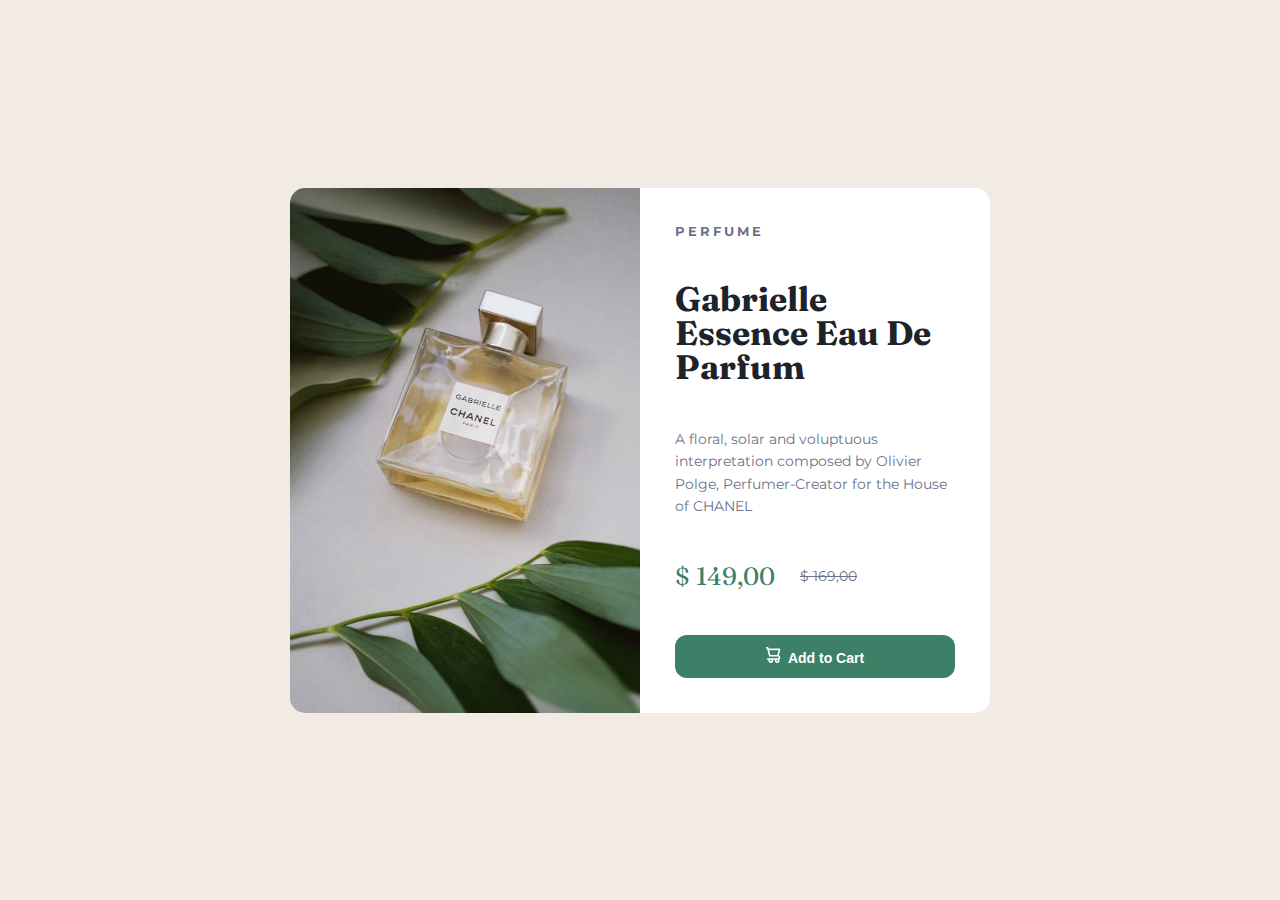
<file: index.html>
<!DOCTYPE html>
<html lang="en">

<head>
  <meta charset="UTF-8">
  <meta name="viewport" content="width=device-width, initial-scale=1.0">
  <!-- displays site properly based on user's device -->
  <link href="https://fonts.googleapis.com/css2?family=Fraunces:opsz,wght@9..144,700&display=swap" rel="stylesheet">
  <link href="https://fonts.googleapis.com/css2?family=Montserrat:ital,wght@0,700;1,500&display=swap" rel="stylesheet">
  <link rel="icon" type="image/png" sizes="32x32" href="./images/favicon-32x32.png">
  <link rel="stylesheet" href="style.css">
  <title>Frontend Mentor | Product preview card component</title>

  <!-- Feel free to remove these styles or customise in your own stylesheet 👍 -->

</head>

<body>


  <div class="container">
    <div class="grid">
      <div class="img">
        <img src="images/image-product-desktop.jpg" alt="">
      </div>
      <div class="card_content">
        <h6 class="">Perfume</h6>
        <h2 class="pro_name">Gabrielle Essence Eau De Parfum</h2>
        <p class="paragrafo">A floral, solar and voluptuous interpretation composed by Olivier Polge,
          Perfumer-Creator for the House of CHANEL</p>
        <div class="preco">
          <p class="preco_atual">$ 149,00</p>
          <p class="preco_anterior">$ 169,00</p>
        </div>
        <button class="botao"><img src="images/icon-cart.svg" alt="icon_cart">Add to Cart</button>
      </div>
    </div>
  </div>





</body>

</html>
</file>
<file: style.css>
@import url('https://fonts.googleapis.com/css2?family=Montserrat:wght@500;700&display=swap');
@import url('https://fonts.googleapis.com/css2?family=Fraunces:opsz,wght@9..144,700&display=swap');
/*
  font-family: 'Fraunces', serif;
  font-family: 'Montserrat', sans-serif;
}

*/

* {
  margin: 0;
  padding: 0;
  box-sizing: border-box;
}

body {
  font-family: 'Montserrat', sans-serif;
  background-color: hsl(30, 38%, 92%);
  font-size: 14px;
  min-height: 100vh;
  display: flex;
  justify-content: center;
  align-items: center;
}

.container {
  margin: 30px auto;
  padding: 0px 30px;
}

.grid {
  max-width: 700px;
  display: grid;
  grid-template-columns: 1fr 1fr;
  background-color: #fff;
  border-radius: 15px;
  overflow: hidden;
}

.img img {
  max-width: 100%;
  display: inherit;
}

.card_content {
  padding: 35px;
  display: flex;
  flex-direction: column;
  justify-content: space-between;
}

h6 {
  text-transform: uppercase;
  letter-spacing: 3px;
  font-size: 13px;
  color: hsl(228, 12%, 48%);
  font-weight: 500px;
}

h2.pro_name {
  font-family: 'Fraunces', serif;
  font-size: 34px;
  line-height: 1em;
  color: hsl(212, 21%, 14%);
}

p.paragrafo {
  color: hsl(228, 12%, 48%);
  line-height: 1.6em;
}

.preco {
  display: flex;
  align-items: center;

}

p.preco_atual {
  font-family: 'Fraunces', serif;
  color: hsl(158, 36%, 37%);
  font-size: 25px;
  padding-right: 25px;
}

p.preco_anterior {
  color: hsl(228, 12%, 48%);
  text-decoration: line-through;
}

button.botao {
  background-color: hsl(158, 36%, 37%);
  border: none;
  padding: 12px 0;
  border-radius: 12px;
  color: white;
  font-size: 14px;
  font-weight: 700;
  cursor: pointer;
  transition: background-color .5s ease;
  width: 100%;
}

button.botao:hover {
  background-color: hsl(158, 36%, 25%);
}

button.botao img {
  padding-right: 7px;
}

/* Responsive mobile */

@media only screen and (max-width: 605px) {
  .grid {
    grid-template-columns: 1fr;
  }

  .img img {
    max-height: 450px;
    width: 100%;
    object-fit: cover;
  }

  .card_content {
    display: block;
  }

  h6,
  h2.pro_name,
  p.paragrafo,
  .preco {
    padding-bottom: 24px;
  }
}

@media only screen and (max-width: 375px) {
  .container {
    margin: 15px auto;
    padding: 0 15px;
  }

  .img img {
    max-height: 280px;
  }

  .card_content {
    padding: 24px;
  }

  h6,
  h2.pro_name,
  p.paragrafo,
  .preco {
    padding-bottom: 16px;
  }
  h2.pro_name{
    font-size: 28px;
  }

  p.paragrafo{
    font-size: 12px;
  }
  .preco {
    font-size: 20px;
  }
}
</file>
